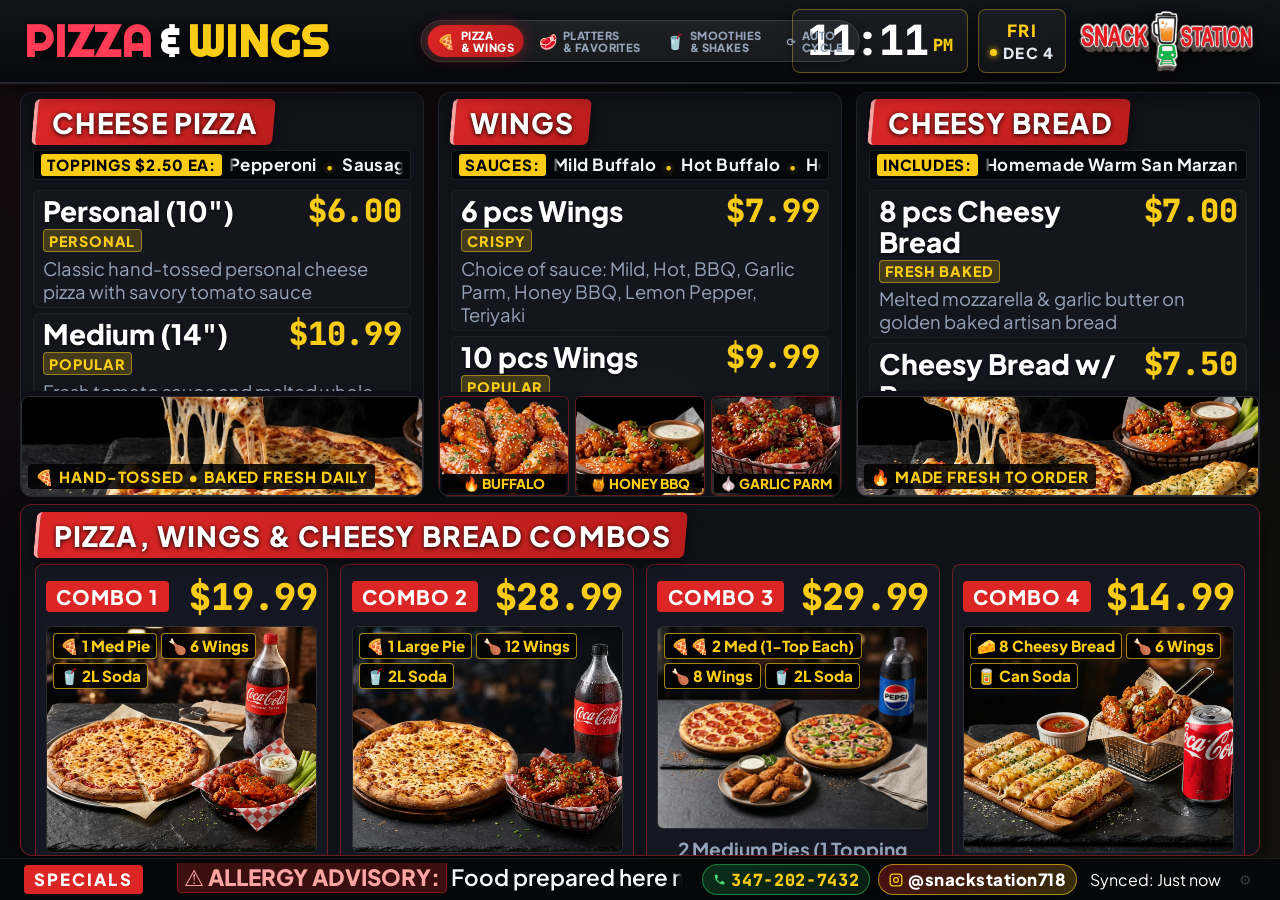
<file: index.html>
<!DOCTYPE html>
<html lang="en">
<head>
  <meta charset="UTF-8">
  <meta name="viewport" content="width=device-width, initial-scale=1.0, maximum-scale=1.0, user-scalable=no">
  <meta name="description" content="Snack Station official 4K/1080p digital signage menu board system with live weather, real-time pricing, and automatic multi-screen rotation.">
  <meta name="apple-mobile-web-app-capable" content="yes">
  <meta name="mobile-web-app-capable" content="yes">
  <meta name="theme-color" content="#0A0A0C">
  <title>Snack Station • Official Digital Signage Menu Board</title>
  <link rel="icon" type="image/png" href="assets/brand/favicon.png">
  
  <!-- Preconnect to Google Fonts -->
  <link rel="preconnect" href="https://fonts.googleapis.com">
  <link rel="preconnect" href="https://fonts.gstatic.com" crossorigin>
  <link href="https://fonts.googleapis.com/css2?family=Permanent+Marker&family=Righteous&family=Plus+Jakarta+Sans:ital,wght@0,500;0,700;0,800;0,900;1,800&family=JetBrains+Mono:wght@700;800&display=swap" rel="stylesheet">
  
  <link rel="stylesheet" href="css/styles.css">
</head>
<body class="kiosk-mode">
  <!-- Top auto-rotate timer progress bar -->
  <div id="rotate-progress-bar" class="rotate-progress-bar hidden"></div>

  <!-- Anti-burn-in root wrapper: slightly shifted by 1-2px periodically -->
  <div id="screen-container" class="screen-container">
    
    <!-- Top Header Bar matching Snack Station Authentic Branding -->
    <header class="menu-header">
      <div class="header-left">
        <!-- Main dynamic board title matching physical signs -->
        <h1 id="board-headline" class="board-headline">
          <span class="headline-primary">PIZZA &amp; WINGS</span>
        </h1>
      </div>

      <!-- Center Screen / TV Board Switcher -->
      <nav class="board-switcher" aria-label="Menu Boards">
        <button class="board-tab active" data-board="Pizza &amp; Wings" id="tab-board-1">
          <span class="tab-emoji">🍕</span>
          <span class="tab-text-lines"><span>PIZZA</span><span>&amp; WINGS</span></span>
        </button>
        <button class="board-tab" data-board="Platters &amp; Favorites" id="tab-board-2">
          <span class="tab-emoji">🥩</span>
          <span class="tab-text-lines"><span>PLATTERS</span><span>&amp; FAVORITES</span></span>
        </button>
        <button class="board-tab" data-board="Smoothies &amp; Healthy" id="tab-board-3">
          <span class="tab-emoji">🥤</span>
          <span class="tab-text-lines"><span>SMOOTHIES</span><span>&amp; SHAKES</span></span>
        </button>
        <button class="board-tab tab-rotate" id="tab-auto-rotate" title="Auto-cycle between all 3 screens every 18 seconds">
          <span class="tab-rotate-icon">⟳</span>
          <span class="tab-text-lines"><span>AUTO</span><span>CYCLE</span></span>
        </button>
      </nav>

      <!-- Right Logo & Live Status Group -->
      <div class="header-right">
        <!-- Live Weather Box (Centered Dynamic Rows) -->
        <div class="weather-widget-centered" title="Live Local Weather">
          <div class="weather-temp-row">
            <span class="weather-icon" id="weather-icon">☀️</span>
            <span class="weather-temp" id="weather-temp">72°F</span>
          </div>
          <div class="weather-city-line" id="weather-city">NEW YORK, NY</div>
        </div>

        <!-- Time in its own box (big), with AM/PM beside it -->
        <div class="clock-time-box">
          <span id="clock-digits" class="clock-digits-main">--:--</span>
          <span id="clock-ampm" class="clock-ampm-badge">PM</span>
        </div>

        <!-- Day and date in their own box, with the live-connection dot -->
        <div class="clock-date-box">
          <div class="clock-day-line"><span id="clock-day">FRI</span></div>
          <div class="clock-date-line">
            <span id="connection-status" class="status-indicator-mini online" title="Menu Live & Connected">
              <span class="status-dot-mini"></span>
            </span>
            <span id="clock-month-day">NOV 6</span>
          </div>
        </div>

        <!-- Official Snack Station Logo from physical menu boards -->
        <div class="official-brand-logo">
          <img src="assets/brand/snack_station_logo_clean.png" alt="Snack Station" class="header-official-logo">
        </div>
      </div>
    </header>

    <!-- Main Dynamic Board Viewport -->
    <main id="menu-board" class="menu-board" aria-live="polite">
      <!-- Dynamic columns generated based on active Board -->
      <div class="loading-skeleton">
        <div class="skeleton-column"></div>
        <div class="skeleton-column"></div>
        <div class="skeleton-column"></div>
        <div class="skeleton-column"></div>
      </div>
    </main>

    <!-- Bottom Ticker / Kiosk Footer -->
    <footer class="menu-footer">
      <div class="ticker-label">
        <span class="ticker-tag">SPECIALS</span>
      </div>
      <div class="ticker-viewport">
        <div class="ticker-content" id="ticker-content"><!-- Filled by js/app.js renderTicker(); deals are editable from the Google Sheet ("Ticker" rows) -->
        </div>
      </div>
      <div class="footer-meta">
        <div class="footer-contact-pills">
          <span class="contact-pill phone-pill" title="Call to Order Ahead">
            <svg class="pill-svg phone-svg" viewBox="0 0 24 24" width="13" height="13" fill="currentColor">
              <path d="M6.62 10.79a15.05 15.05 0 006.59 6.59l2.2-2.2a1 1 0 011.02-.24c1.12.37 2.33.57 3.57.57a1 1 0 011 1V20a1 1 0 01-1 1A17 17 0 013 4a1 1 0 011-1h3.5a1 1 0 011 1c0 1.25.2 2.45.57 3.57a1 1 0 01-.25 1.02l-2.2 2.2z"/>
            </svg>
            <span class="pill-text">347-202-7432</span>
          </span>
          <span class="contact-pill insta-pill" title="Follow us on Instagram">
            <svg class="pill-svg insta-svg" viewBox="0 0 24 24" width="14" height="14" fill="none" stroke="currentColor" stroke-width="2.2" stroke-linecap="round" stroke-linejoin="round">
              <rect x="2" y="2" width="20" height="20" rx="5" ry="5"></rect>
              <circle cx="12" cy="12" r="4"></circle>
              <line x1="17.5" y1="6.5" x2="17.51" y2="6.5"></line>
            </svg>
            <span class="pill-text">@snackstation718</span>
          </span>
        </div>
        <span id="last-sync-time" class="sync-time">Synced: Just now</span>
        <button id="dev-panel-toggle" class="secret-panel-btn" title="Press Ctrl+M or click to open Tech Settings" aria-label="Settings">⚙</button>
      </div>
    </footer>

  </div> <!-- /screen-container -->

  <!-- Product spotlight: full-screen photo of a featured item, shown between menu views (js/app.js) -->
  <section id="spotlight" class="spotlight" aria-hidden="true">
    <img id="spotlight-img" class="spotlight-img" alt="">
    <div class="spotlight-shade"></div>
    <div class="spotlight-info">
      <div id="spotlight-section" class="spotlight-section"></div>
      <h2 id="spotlight-name" class="spotlight-name"></h2>
      <p id="spotlight-desc" class="spotlight-desc"></p>
      <div class="spotlight-price-row">
        <span id="spotlight-price" class="spotlight-price"></span>
        <span id="spotlight-badge" class="spotlight-badge"></span>
      </div>
    </div>
    <img class="spotlight-logo" src="assets/brand/snack_station_logo_clean.png" alt="Snack Station">
    <div class="spotlight-progress"><div id="spotlight-progress-bar" class="spotlight-progress-bar"></div></div>
  </section>

  <!-- Shown on a TV number the menu editor has switched off (?tv=3 when only 2 TVs are in use) -->
  <section id="tv-idle" class="tv-idle" aria-hidden="true">
    <img src="assets/brand/snack_station_logo_clean.png" alt="Snack Station" class="tv-idle-logo">
    <p id="tv-idle-note" class="tv-idle-note"></p>
  </section>

  <!-- Secret Technician / Manager Panel (Ctrl+M) -->
  <aside id="tech-panel" class="tech-panel hidden" aria-hidden="true">
    <div class="tech-panel-header">
      <h2>Snack Station Signage Controller</h2>
      <button id="tech-panel-close" class="close-btn" aria-label="Close">&times;</button>
    </div>
    <div class="tech-panel-body">
      <div class="form-group">
        <label for="csv-url-input">Google Sheets Published CSV URL:</label>
        <input type="text" id="csv-url-input" placeholder="https://docs.google.com/spreadsheets/d/e/.../pub?output=csv" spellcheck="false">
      </div>

      <div class="tech-actions">
        <button id="btn-save-url" class="btn btn-primary">Save &amp; Fetch Now</button>
        <button id="btn-reset-mock" class="btn btn-secondary">Reload Authentic Menu</button>
      </div>

      <hr class="panel-divider">

      <h3>Multi-Screen TV Display Routing</h3>
      <p class="shortcut-tip">Set which boards each TV shows in the menu editor (TV screens tab).</p>
      <div class="screen-routing-buttons">
        <a href="?tv=1" class="btn btn-outline">This is TV 1</a>
        <a href="?tv=2" class="btn btn-outline">This is TV 2</a>
        <a href="?tv=3" class="btn btn-outline">This is TV 3</a>
        <a href="?screen=rotate" class="btn btn-accent">Show all boards in turn (ignore TV setup)</a>
      </div>

      <hr class="panel-divider">

      <h3>Live Simulation &amp; Kiosk Test Tools</h3>
      <div class="simulation-actions">
        <button id="btn-sim-price-change" class="btn btn-accent">Simulate Price Pulse (+$0.50)</button>
        <button id="btn-sim-toggle-soldout" class="btn btn-danger">Toggle First Item Sold Out</button>
        <button id="btn-sim-burnin-shift" class="btn btn-secondary">Test Pixel Shift Now</button>
        <button id="btn-toggle-cursor" class="btn btn-outline">Enable Mouse Cursor</button>
      </div>

      <div class="tech-metrics">
        <div class="metric-row"><span>Active Board:</span> <strong id="metric-active-board">Pizza &amp; Wings</strong></div>
        <div class="metric-row"><span>Status:</span> <strong id="metric-status">Active</strong></div>
        <div class="metric-row"><span>Last Fetch:</span> <span id="metric-fetch-time">Never</span></div>
        <div class="metric-row"><span>Pixel Shift:</span> <span id="metric-burnin-offset">X: 0px, Y: 0px</span></div>
        <div class="metric-row"><span>Items Loaded:</span> <span id="metric-items-count">0 items</span></div>
      </div>
      <p class="shortcut-tip"><kbd>Ctrl</kbd> + <kbd>M</kbd> or <kbd>~</kbd> toggles this panel at any time.</p>
    </div>
  </aside>

  <script src="js/menu-schema.js"></script>
  <script src="js/app.js"></script>
</body>
</html>
</file>
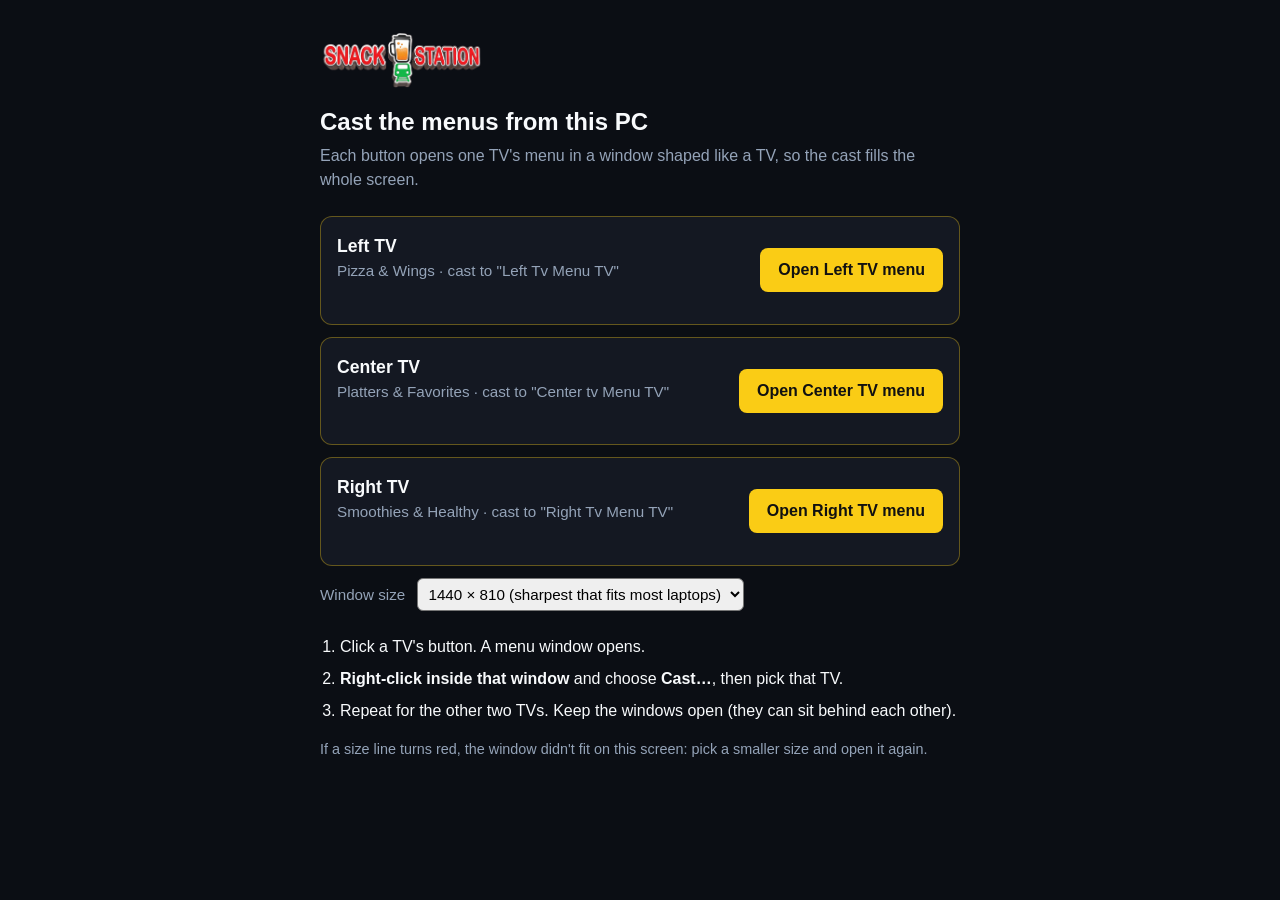
<file: cast-tabs.html>
<!DOCTYPE html>
<html lang="en">
<head>
  <meta charset="UTF-8">
  <meta name="viewport" content="width=device-width, initial-scale=1.0">
  <title>Snack Station • Cast from this PC</title>
  <link rel="icon" type="image/png" href="assets/brand/favicon.png">
  <style>
    /* Opens each TV's board in a window whose page area is exactly 16:9, so a Chrome
       tab cast fills the TV with no black bars (a normal browser window is not TV-shaped). */
    :root {
      --bg: #0B0E14;
      --card: #141822;
      --line: rgba(250, 204, 21, 0.35);
      --gold: #FACC15;
      --green: #4ADE80;
      --red: #F87171;
      --text: #F8FAFC;
      --muted: #94A3B8;
    }
    * { box-sizing: border-box; margin: 0; padding: 0; }
    body {
      font-family: -apple-system, BlinkMacSystemFont, "Segoe UI", Roboto, Helvetica, Arial, sans-serif;
      background: var(--bg);
      color: var(--text);
      min-height: 100vh;
      padding: 32px 16px;
      line-height: 1.5;
    }
    main { max-width: 640px; margin: 0 auto; }
    img.logo { height: 56px; display: block; margin-bottom: 16px; }
    h1 { font-size: 1.5rem; margin-bottom: 4px; }
    p.lead { color: var(--muted); margin-bottom: 24px; }
    .tv {
      display: flex; align-items: center; gap: 16px; flex-wrap: wrap;
      background: var(--card); border: 1px solid var(--line); border-radius: 12px;
      padding: 16px; margin-bottom: 12px;
    }
    .tv .info { flex: 1 1 220px; }
    .tv strong { display: block; font-size: 1.1rem; }
    .tv span { color: var(--muted); font-size: 0.95rem; }
    .tv .size { display: block; font-size: 0.9rem; margin-top: 4px; min-height: 1.4em; }
    .size.ok { color: var(--green); }
    .size.bad { color: var(--red); }
    button {
      font: inherit; font-weight: 700; cursor: pointer;
      background: var(--gold); color: #111; border: 0; border-radius: 8px;
      padding: 10px 18px; min-height: 44px;
    }
    button:focus-visible { outline: 3px solid #fff; outline-offset: 2px; }
    ol { margin: 24px 0 0 20px; color: var(--text); }
    ol li { margin-bottom: 8px; }
    .note { color: var(--muted); font-size: 0.9rem; margin-top: 16px; }
    label { color: var(--muted); font-size: 0.95rem; }
    select { font: inherit; margin-left: 8px; padding: 6px; border-radius: 6px; }
  </style>
</head>
<body>
<main>
  <img class="logo" src="assets/brand/logo-small.png" alt="Snack Station">
  <h1>Cast the menus from this PC</h1>
  <p class="lead">Each button opens one TV's menu in a window shaped like a TV, so the cast fills the whole screen.</p>

  <div class="tv">
    <div class="info"><strong>Left TV</strong><span>Pizza &amp; Wings · cast to "Left Tv Menu TV"</span><span class="size" id="size-1"></span></div>
    <button type="button" data-tv="1">Open Left TV menu</button>
  </div>
  <div class="tv">
    <div class="info"><strong>Center TV</strong><span>Platters &amp; Favorites · cast to "Center tv Menu TV"</span><span class="size" id="size-2"></span></div>
    <button type="button" data-tv="2">Open Center TV menu</button>
  </div>
  <div class="tv">
    <div class="info"><strong>Right TV</strong><span>Smoothies &amp; Healthy · cast to "Right Tv Menu TV"</span><span class="size" id="size-3"></span></div>
    <button type="button" data-tv="3">Open Right TV menu</button>
  </div>

  <label for="res">Window size
    <select id="res">
      <option value="1440x810">1440 × 810 (sharpest that fits most laptops)</option>
      <option value="1280x720">1280 × 720 (smaller screens)</option>
      <option value="1920x1080">1920 × 1080 (big monitors only)</option>
    </select>
  </label>

  <ol>
    <li>Click a TV's button. A menu window opens.</li>
    <li><strong>Right-click inside that window</strong> and choose <strong>Cast…</strong>, then pick that TV.</li>
    <li>Repeat for the other two TVs. Keep the windows open (they can sit behind each other).</li>
  </ol>
  <p class="note">If a size line turns red, the window didn't fit on this screen: pick a smaller size and open it again.</p>
</main>
<script>
  document.querySelectorAll("button[data-tv]").forEach(function (btn) {
    btn.addEventListener("click", function () {
      var tv = btn.getAttribute("data-tv");
      var size = document.getElementById("res").value.split("x").map(Number);
      // width/height here set the page area, not the outer window, so the page is exactly 16:9.
      var offset = (Number(tv) - 1) * 40;
      var win = window.open("index.html?tv=" + tv, "snack-tv-" + tv,
        "popup,width=" + size[0] + ",height=" + size[1] + ",left=" + offset + ",top=" + offset);
      var out = document.getElementById("size-" + tv);
      if (!win) { out.textContent = "Chrome blocked the window: allow pop-ups for this page and try again."; out.className = "size bad"; return; }
      setTimeout(function () {
        try {
          var w = win.innerWidth, h = win.innerHeight;
          var ok = Math.abs(w / h - 16 / 9) < 0.01;
          out.textContent = "Window page area: " + w + " × " + h + (ok ? " (TV shape, fills the screen)" : " (not TV shape, will show black bars)");
          out.className = "size " + (ok ? "ok" : "bad");
        } catch (e) { out.textContent = ""; }
      }, 1500);
    });
  });
</script>
</body>
</html>
</file>
<file: css/styles.css>
/* ==========================================================================
   SNACK STATION • OFFICIAL DIGITAL SIGNAGE MENU BOARD
   Custom Styled from Official Restaurant Menu Board Visual Identity
   Optimized for 16:9 Landscape (1080p / 4K) Commercial Displays
   ========================================================================== */

:root {
  /* Core Blackboard Theme Palette */
  --bg-blackboard: #08090C;
  --bg-surface: #101217;
  --bg-card: rgba(18, 20, 28, 0.88);
  --border-subtle: rgba(255, 255, 255, 0.09);

  /* Typography */
  --font-main: 'Plus Jakarta Sans', system-ui, -apple-system, sans-serif;
  --font-chalk: 'Permanent Marker', 'Righteous', cursive, sans-serif;
  --font-mono: 'JetBrains Mono', monospace;

  /* Authentic Menu Board Brush & Brand Accents */
  --brush-red: #DC2626;
  --brush-yellow: #FACC15;
  --brush-green: #16A34A;

  --accent-gold-price: #FACC15;
  --text-white: #FFFFFF;
  --text-chalk: #F8FAFC;
  --text-muted: #94A3B8;
  --text-subtle: #64748B;

  /* Viewport Dimensions */
  --header-height: 84px;
  --footer-height: 42px;
}

/* ==========================================================================
   RESET & TV HARDWARE SAFEGUARDS
   ========================================================================== */

*, *::before, *::after {
  box-sizing: border-box;
  margin: 0;
  padding: 0;
}

html, body {
  width: 100vw;
  height: 100vh;
  margin: 0;
  padding: 0;
  overflow: hidden;
  background-color: var(--bg-blackboard);
  color: var(--text-white);
  font-family: var(--font-main);
  -webkit-font-smoothing: antialiased;
  -moz-osx-font-smoothing: grayscale;
  text-rendering: optimizeLegibility;
  background-image: 
    radial-gradient(circle at 10% 10%, rgba(220, 38, 38, 0.08) 0%, transparent 40%),
    radial-gradient(circle at 90% 90%, rgba(250, 204, 21, 0.06) 0%, transparent 40%),
    radial-gradient(circle at 50% 50%, rgba(22, 163, 74, 0.05) 0%, transparent 50%);
}

/* TV Kiosk Safeguard */
body.kiosk-mode {
  cursor: none !important;
  user-select: none !important;
  -webkit-user-select: none !important;
}

body.show-cursor, body.show-cursor * {
  cursor: default !important;
  user-select: auto !important;
}

/* Top Auto-Cycle Progress Indicator */
.rotate-progress-bar {
  position: fixed;
  top: 0;
  left: 0;
  height: 4px;
  background: linear-gradient(90deg, #DC2626, #FACC15, #16A34A);
  width: 0%;
  z-index: 9999;
  transition: width 0.1s linear;
}

.rotate-progress-bar.hidden {
  display: none;
}

/* Anti-Burn-In Shifting Container */
.screen-container {
  width: 100vw;
  height: 100vh;
  display: flex;
  flex-direction: column;
  position: relative;
  will-change: transform;
  transition: transform 2s cubic-bezier(0.2, 0.8, 0.2, 1);
}

/* ==========================================================================
   HEADER BAR (HIGH CONTRAST & AUTHENTIC STYLING)
   ========================================================================== */

.menu-header {
  height: var(--header-height);
  padding: 0 1.5rem;
  display: flex;
  align-items: center;
  justify-content: space-between;
  position: relative;
  background: linear-gradient(180deg, #11141B 0%, #08090C 100%);
  border-bottom: 2px solid rgba(255, 255, 255, 0.08);
  box-shadow: 0 4px 24px rgba(0, 0, 0, 0.7);
  z-index: 10;
  flex-shrink: 0;
}

/* Board Headline with Stylish Street-Chalk Font */
.header-left {
  display: flex;
  align-items: center;
  max-width: 420px;
  overflow: hidden;
  flex-shrink: 0;
  z-index: 2;
}

.board-headline {
  font-family: var(--font-chalk);
  font-size: 2.0rem;
  letter-spacing: 0.02em;
  text-transform: uppercase;
  color: #FFFFFF !important;
  line-height: 1;
  display: inline-flex;
  align-items: center;
  gap: 0.35rem;
  white-space: nowrap;
  filter: drop-shadow(0 4px 10px rgba(0, 0, 0, 0.95));
}

.headline-primary {
  color: #FFFFFF !important;
  text-shadow: 0 2px 10px rgba(0, 0, 0, 0.95);
}

/* Multi-Board TV Switcher Navigation (Dead-Center of Viewport at All Times) */
.board-switcher {
  position: absolute;
  left: 50%;
  transform: translateX(-50%);
  display: flex;
  align-items: center;
  gap: 0.35rem;
  background: rgba(255, 255, 255, 0.06);
  padding: 0.22rem 0.35rem;
  border-radius: 9999px;
  border: 1px solid rgba(255, 255, 255, 0.12);
  z-index: 10;
  box-shadow: 0 2px 10px rgba(0, 0, 0, 0.4);
}

.board-tab {
  background: transparent;
  border: none;
  color: var(--text-muted);
  font-family: var(--font-main);
  font-size: 0.70rem;
  font-weight: 800;
  padding: 0.25rem 0.6rem;
  border-radius: 9999px;
  cursor: pointer;
  letter-spacing: 0.04em;
  display: flex;
  align-items: center;
  gap: 0.35rem;
  transition: all 0.25s ease;
}

.tab-emoji {
  font-size: 0.92rem;
  line-height: 1;
}

.tab-text-lines {
  display: flex;
  flex-direction: column;
  line-height: 1.1;
  text-align: left;
}

.tab-text-lines span {
  white-space: nowrap;
}

.board-tab:hover {
  color: #FFFFFF;
  background: rgba(255, 255, 255, 0.1);
}

.board-tab.active {
  background: linear-gradient(135deg, #DC2626 0%, #B91C1C 100%);
  color: #FFFFFF;
  box-shadow: 0 0 14px rgba(220, 38, 38, 0.45);
}

.board-tab.tab-rotate.active {
  background: linear-gradient(135deg, #16A34A 0%, #15803D 100%);
  box-shadow: 0 0 14px rgba(22, 163, 74, 0.45);
}

/* Right Header Group (Anchored to Right Edge with Clean Gap to Center) */
.header-right {
  display: flex;
  align-items: center;
  justify-content: flex-end;
  gap: 0.65rem;
  margin-left: auto;
  z-index: 2;
  box-sizing: border-box;
}

/* Weather Widget (Compact Scale to Prevent Any Overlap, Centered Dynamic Rows) */
.weather-widget-centered {
  display: flex;
  flex-direction: column;
  align-items: center;
  justify-content: center;
  text-align: center;
  background: rgba(255, 255, 255, 0.04);
  border: 1px solid rgba(250, 204, 21, 0.35);
  padding: 0.2rem 0.4rem;
  border-radius: 6px;
  box-shadow: 0 4px 12px rgba(0, 0, 0, 0.5);
  gap: 0.1rem;
  width: 78px;
  min-width: 78px;
  max-width: 82px;
  box-sizing: border-box;
  overflow: hidden;
  flex-shrink: 0;
}

.weather-temp-row {
  display: flex;
  align-items: center;
  justify-content: center;
  gap: 0.25rem;
  line-height: 1;
}

.weather-icon {
  font-size: 0.92rem;
  line-height: 1;
}

.weather-temp {
  font-family: var(--font-mono);
  font-size: 0.88rem;
  font-weight: 900;
  color: #FACC15;
  line-height: 1;
}

.weather-city-line {
  font-size: 0.50rem;
  font-weight: 800;
  color: #CBD5E1;
  letter-spacing: 0.04em;
  text-transform: uppercase;
  white-space: nowrap;
  overflow: hidden;
  text-overflow: ellipsis;
  max-width: 100%;
  line-height: 1.1;
}

/* Dynamic Centered Clock & Date Widget */
.clock-widget-centered {
  display: flex;
  flex-direction: column;
  align-items: center;
  justify-content: center;
  text-align: center;
  min-width: 78px;
  gap: 0.1rem;
  flex-shrink: 0;
}

.clock-time-line {
  display: flex;
  align-items: center;
  justify-content: center;
}

.clock-digits-main {
  font-family: var(--font-mono);
  font-size: 1.35rem;
  font-weight: 900;
  color: #FFFFFF;
  line-height: 1;
  letter-spacing: -0.02em;
}

.clock-day-line {
  display: flex;
  align-items: center;
  justify-content: center;
  gap: 0.25rem;
  font-size: 0.68rem;
  font-weight: 900;
  letter-spacing: 0.1em;
  color: #FACC15;
  text-transform: uppercase;
}

.clock-dot-sep {
  color: rgba(255, 255, 255, 0.4);
  font-size: 0.55rem;
}

.clock-ampm-badge {
  color: #FACC15;
  font-family: var(--font-mono);
  font-weight: 900;
}

.clock-date-line {
  display: flex;
  align-items: center;
  justify-content: center;
  gap: 0.3rem;
  font-size: 0.60rem;
  font-weight: 800;
  letter-spacing: 0.08em;
  color: #E2E8F0;
  text-transform: uppercase;
}

.status-indicator-mini {
  display: inline-flex;
  align-items: center;
  justify-content: center;
}

.status-dot-mini {
  width: 7px;
  height: 7px;
  border-radius: 50%;
  background-color: #10B981;
  box-shadow: 0 0 6px #10B981;
  animation: liveDotGlow 2s infinite ease-in-out;
}

.status-indicator-mini.offline .status-dot-mini {
  background-color: #FACC15;
  box-shadow: 0 0 6px #FACC15;
}

@keyframes liveDotGlow {
  0%, 100% { box-shadow: 0 0 0 0 rgba(16, 185, 129, 0.7); transform: scale(1); }
  50% { box-shadow: 0 0 0 4px rgba(16, 185, 129, 0); transform: scale(1.1); }
}

/* Official Snack Station Logo (Fits 80% of Header Height: 67px, Proportional & Strictly Unclipped) */
.official-brand-logo {
  display: flex;
  align-items: center;
  justify-content: center;
  height: 67px;
  max-width: 185px;
  flex-shrink: 0;
}

.header-official-logo {
  height: 100%;
  max-height: 67px;
  max-width: 180px;
  object-fit: contain;
  filter: drop-shadow(0 4px 14px rgba(0, 0, 0, 0.98));
}

/* ==========================================================================
   MAIN MENU BOARD VIEWPORT
   ========================================================================== */

.menu-board {
  flex: 1 1 auto;
  height: calc(100vh - var(--header-height) - var(--footer-height));
  padding: 0.85rem 1.25rem;
  overflow: hidden;
  transition: opacity 0.25s ease-in-out;
  display: flex;
  flex-direction: column;
}

.menu-board.cross-fade-out {
  opacity: 0;
}

/* Category Columns Base */
.menu-column {
  background: var(--bg-card);
  border: 1px solid rgba(255, 255, 255, 0.08);
  border-radius: 12px;
  display: flex;
  flex-direction: column;
  overflow: hidden;
  position: relative;
  box-shadow: 0 6px 20px rgba(0, 0, 0, 0.55);
}

/* ==========================================================================
   BRUSH BANNER CATEGORY HEADERS (HIGH VISIBILITY)
   ========================================================================== */

.category-header-wrap {
  padding: 0.6rem 0.85rem 0.4rem 0.85rem;
  display: flex;
  align-items: center;
  justify-content: space-between;
  gap: 0.5rem;
  flex-shrink: 0;
}

.brush-banner {
  display: inline-flex;
  align-items: center;
  padding: 0.35rem 0.95rem;
  border-radius: 6px;
  transform: skew(-5deg);
  box-shadow: 0 4px 14px rgba(0, 0, 0, 0.5);
  flex-shrink: 0;
}

.brush-banner-text {
  font-size: 1.1rem;
  font-weight: 900;
  letter-spacing: 0.04em;
  text-transform: uppercase;
  color: #FFFFFF !important;
  transform: skew(5deg);
  white-space: nowrap;
}

.banner-red {
  background: linear-gradient(135deg, #DC2626 0%, #B91C1C 100%);
  border-left: 4px solid #FCA5A5;
  text-shadow: 0 1px 4px rgba(0, 0, 0, 0.95);
}

.banner-yellow {
  background: linear-gradient(135deg, #FACC15 0%, #D97706 100%);
  border-left: 4px solid #FEF08A;
  text-shadow: 0 1px 3px rgba(0, 0, 0, 0.95), 0 2px 6px rgba(0, 0, 0, 0.7);
}

.banner-green {
  background: linear-gradient(135deg, #16A34A 0%, #15803D 100%);
  border-left: 4px solid #86EFAC;
  text-shadow: 0 1px 4px rgba(0, 0, 0, 0.95);
}

.category-items-count, .sub-note {
  font-size: 0.65rem;
  font-weight: 800;
  color: #FACC15;
  letter-spacing: 0.04em;
  text-transform: uppercase;
}

/* ==========================================================================
   ITEM CARD DESIGN & OVERLAP SAFEGUARDS
   ========================================================================== */

.items-list {
  flex: 1 1 auto;
  display: flex;
  flex-direction: column;
  justify-content: space-evenly;
  padding: 0.35rem 0.75rem 0.5rem 0.75rem;
  gap: 0.3rem;
  overflow: hidden;
}

.item-card {
  background: rgba(255, 255, 255, 0.02);
  border: 1px solid rgba(255, 255, 255, 0.04);
  border-radius: 6px;
  padding: 0.4rem 0.65rem;
  display: flex;
  flex-direction: column;
  gap: 0.15rem;
  transition: all 0.25s ease;
}

.item-title-row {
  display: flex;
  align-items: baseline;
  width: 100%;
  gap: 0.35rem;
  min-width: 0;
}

.item-name {
  font-size: 0.98rem;
  font-weight: 800;
  color: #FFFFFF !important;
  text-shadow: 0 1px 3px rgba(0, 0, 0, 0.85);
  white-space: normal;
  flex: 1 1 auto;
  min-width: 0;
  line-height: 1.15;
}

/* Dotted Leader Line */
.item-leader {
  flex: 1 1 auto;
  border-bottom: 2px dotted rgba(255, 255, 255, 0.25);
  margin: 0 0.35rem;
  transform: translateY(-4px);
  min-width: 8px;
  flex-shrink: 0;
}

/* Price Container */
.item-price-wrapper {
  flex-shrink: 0;
  display: flex;
  align-items: baseline;
  margin-left: auto;
}

.item-price {
  font-family: var(--font-mono);
  font-size: 1.15rem;
  font-weight: 800;
  color: var(--accent-gold-price);
  letter-spacing: -0.01em;
  white-space: nowrap;
}

/* Amber glow when a price changes (added by applyPricePulses() in js/app.js).
   Uses box-shadow/text-shadow only, so nothing around the price shifts. */
@keyframes priceUpdatePulse {
  0%   { transform: scale(1);    color: #FFFFFF; background: rgba(245, 158, 11, 0.55); box-shadow: 0 0 0 0 rgba(245, 158, 11, 0.7); text-shadow: 0 0 10px rgba(254, 240, 138, 0.9); }
  45%  { transform: scale(1.15); color: #FEF08A; background: rgba(245, 158, 11, 0.30); box-shadow: 0 0 18px 6px rgba(245, 158, 11, 0.55); text-shadow: 0 0 14px rgba(245, 158, 11, 0.9); }
  100% { transform: scale(1);    background: transparent; box-shadow: 0 0 0 0 rgba(245, 158, 11, 0); text-shadow: none; }
}

.price-pulse {
  display: inline-block;
  border-radius: 6px;
  transform-origin: center;
  /* 3 pulses (~5s) so it's noticeable from across the room, then back to normal */
  animation: priceUpdatePulse 1.7s cubic-bezier(0.16, 1, 0.3, 1) 3;
}

/* Description */
.item-desc {
  font-size: 0.74rem;
  line-height: 1.3;
  color: var(--text-muted);
  display: -webkit-box;
  -webkit-line-clamp: 2;
  -webkit-box-orient: vertical;
  overflow: hidden;
  word-break: break-word;
}

/* Badges */
.item-badge {
  display: inline-flex;
  align-items: center;
  font-size: 0.58rem;
  font-weight: 800;
  letter-spacing: 0.06em;
  padding: 0.1rem 0.35rem;
  border-radius: 4px;
  text-transform: uppercase;
  white-space: nowrap;
  flex-shrink: 0;
}

.badge-popular { background: rgba(250, 204, 21, 0.2); color: #FACC15; border: 1px solid rgba(250, 204, 21, 0.5); }
.badge-special, .badge-chefs-special { background: rgba(220, 38, 38, 0.25); color: #FDA4AF; border: 1px solid rgba(220, 38, 38, 0.5); }
.badge-new, .badge-superfood { background: rgba(22, 163, 74, 0.2); color: #86EFAC; border: 1px solid rgba(22, 163, 74, 0.5); }
.badge-soldout { background: #DC2626 !important; color: #FFFFFF !important; font-weight: 900; }

.item-card.is-sold-out { opacity: 0.35 !important; filter: grayscale(50%); }
.item-card.is-sold-out .item-price { text-decoration: line-through 2px #DC2626; color: var(--text-subtle); }

/* ==========================================================================
   BOARD 1: PIZZA & WINGS DEDICATED LAYOUT
   ========================================================================== */

.board-layout-pizza {
  display: flex;
  flex-direction: column;
  gap: 0.45rem;
  padding: 0.5rem 1.25rem 0.15rem 1.25rem;
}

.board-layout-pizza .item-card {
  padding: 0.28rem 0.55rem;
}

.board-layout-pizza .item-title {
  font-size: 0.88rem;
}

.board-layout-pizza .item-desc {
  font-size: 0.68rem;
  line-height: 1.2;
}

.board-layout-pizza .board-feature-image-card {
  height: 56px !important;
}

.pizza-top-row {
  flex: 1 1 54%;
  display: grid;
  grid-template-columns: 1fr 1fr 1fr;
  gap: 0.85rem;
  overflow: hidden;
}

/* Category Subheader Bars (Toppings, Sauces, Includes) */
.category-header-wrap.with-subbar {
  display: flex;
  flex-direction: column;
  align-items: flex-start;
  gap: 0.25rem;
  padding: 0.4rem 0.75rem 0.25rem 0.75rem;
}

.category-header-wrap.with-subbar .brush-banner {
  display: inline-flex;
  width: fit-content;
  align-self: flex-start;
}

.category-header-wrap.with-subbar .category-subheader-bar {
  width: 100%;
}

.category-subheader-bar {
  display: flex;
  align-items: center;
  gap: 0.45rem;
  background: rgba(0, 0, 0, 0.6);
  border: 1px solid rgba(255, 255, 255, 0.1);
  border-radius: 4px;
  padding: 0.2rem 0.45rem;
  line-height: 1.2;
  overflow: hidden;
}

.category-subheader-bar .subbar-badge {
  background: #FACC15;
  color: #000;
  font-size: 0.62rem;
  font-weight: 900;
  padding: 0.12rem 0.38rem;
  border-radius: 3px;
  letter-spacing: 0.05em;
  white-space: nowrap;
  flex-shrink: 0;
  box-shadow: 2px 0 8px rgba(0, 0, 0, 0.5);
  z-index: 2;
}

/* Continuous Marquee Ticker Viewport & Track */
.subbar-marquee-viewport {
  flex: 1 1 auto;
  overflow: hidden;
  white-space: nowrap;
  position: relative;
  display: flex;
  align-items: center;
  mask-image: linear-gradient(90deg, transparent 0, #000 6px, #000 calc(100% - 6px), transparent 100%);
  -webkit-mask-image: linear-gradient(90deg, transparent 0, #000 6px, #000 calc(100% - 6px), transparent 100%);
}

.subbar-marquee-track {
  display: inline-flex;
  align-items: center;
  white-space: nowrap;
  will-change: transform;
  animation: subbarScroll 22s linear infinite;
}

.subbar-marquee-track.marquee-sauces {
  animation-duration: 20s;
}

.subbar-marquee-track.marquee-includes {
  animation-duration: 18s;
}

@keyframes subbarScroll {
  0% {
    transform: translate3d(0, 0, 0);
  }
  100% {
    transform: translate3d(-50%, 0, 0);
  }
}

.subbar-item {
  font-size: 0.66rem;
  font-weight: 700;
  color: #F1F5F9;
  letter-spacing: 0.025em;
  white-space: nowrap;
}

.subbar-dot, .subbar-sep {
  color: #FACC15 !important;
  font-weight: 900;
  font-size: 0.65rem;
  margin: 0 0.35rem;
  opacity: 0.95;
  text-shadow: 0 0 6px rgba(250, 204, 21, 0.6);
  display: inline-block;
}

/* Wings Section Cutout & Header Styling */
.wings-header-wrap {
  display: flex;
  align-items: center;
  justify-content: space-between;
  padding: 0.45rem 0.85rem 0.25rem 0.85rem;
}

.wings-header-subtag {
  font-size: 0.72rem;
  font-weight: 800;
  color: #FACC15;
  letter-spacing: 0.05em;
  background: rgba(250, 204, 21, 0.12);
  border: 1px solid rgba(250, 204, 21, 0.3);
  padding: 0.2rem 0.5rem;
  border-radius: 4px;
}

.wings-multi-showcase-card {
  height: 56px;
  display: grid;
  grid-template-columns: repeat(3, 1fr);
  gap: 0.35rem;
  margin-top: 0.25rem;
  flex-shrink: 0;
}

.wings-showcase-tile {
  position: relative;
  height: 100%;
  border-radius: 6px;
  overflow: hidden;
  border: 1px solid rgba(220, 38, 38, 0.4);
  background: rgba(15, 17, 24, 0.95);
  display: flex;
  align-items: center;
  justify-content: center;
}

.wings-showcase-img {
  width: 100%;
  height: 100%;
  object-fit: cover;
}

.wings-sauce-badge {
  position: absolute;
  bottom: 2px;
  left: 2px;
  right: 2px;
  background: rgba(0, 0, 0, 0.88);
  color: #FACC15;
  font-size: 0.52rem;
  font-weight: 900;
  padding: 0.08rem 0.2rem;
  border-radius: 3px;
  text-align: center;
  white-space: nowrap;
}

.wings-cutout-showcase-card {
  position: relative;
  height: 56px;
  border-radius: 8px;
  overflow: hidden;
  border: 1px solid rgba(220, 38, 38, 0.35);
  box-shadow: 0 4px 14px rgba(0, 0, 0, 0.6);
  flex-shrink: 0;
  margin-top: 0.25rem;
  background: radial-gradient(circle at center, rgba(220, 38, 38, 0.25) 0%, rgba(15, 17, 24, 0.98) 75%);
  display: flex;
  align-items: center;
  justify-content: center;
}

.wings-cutout-showcase-img {
  max-height: 48px;
  max-width: 88%;
  object-fit: contain;
  filter: drop-shadow(0 6px 14px rgba(0, 0, 0, 0.95)) drop-shadow(0 0 10px rgba(239, 68, 68, 0.45));
  animation: floatWings 4s ease-in-out infinite alternate;
  will-change: transform;
}

@keyframes floatWings {
  0% {
    transform: translateY(0px) rotate(-2deg) scale(1);
  }
  50% {
    transform: translateY(-3px) rotate(0deg) scale(1.03);
  }
  100% {
    transform: translateY(1px) rotate(-3deg) scale(1);
  }
}

.badge-yellow {
  background: #FACC15;
  color: #000;
  font-weight: 900;
  padding: 0.15rem 0.4rem;
  border-radius: 4px;
  font-size: 0.65rem;
  margin-right: 0.35rem;
}

.toppings-list, .sauces-list {
  font-size: 0.7rem;
  color: var(--text-muted);
  margin-top: 0.2rem;
  line-height: 1.25;
}

.pizza-bottom-combos {
  flex: 0 0 46%;
  background: rgba(16, 18, 26, 0.98);
  border: 1px solid rgba(220, 38, 38, 0.45);
  border-radius: 12px;
  padding: 0.4rem 0.85rem 0.35rem 0.85rem;
  display: flex;
  flex-direction: column;
  overflow: hidden;
  box-shadow: 0 8px 24px rgba(0, 0, 0, 0.7);
  margin-bottom: 0;
}

.combos-banner-row {
  margin-bottom: 0.35rem;
}

.combos-grid {
  display: grid;
  grid-template-columns: repeat(4, 1fr);
  gap: 0.75rem;
  flex: 1 1 auto;
}

.combo-card {
  background: rgba(22, 24, 34, 0.95);
  border: 1px solid rgba(220, 38, 38, 0.45);
  border-radius: 8px;
  padding: 0.45rem 0.65rem;
  display: flex;
  flex-direction: column;
  justify-content: space-between;
  gap: 0.35rem;
  transition: transform 0.25s ease, border-color 0.25s ease;
  overflow: hidden;
}

.combo-card:hover {
  transform: translateY(-2px);
  border-color: #FACC15;
}

.combo-header-row {
  display: flex;
  align-items: center;
  justify-content: space-between;
}

.combo-badge-tag {
  background: #DC2626;
  color: #FFFFFF;
  font-size: 0.85rem;
  font-weight: 900;
  padding: 0.2rem 0.65rem;
  border-radius: 4px;
  letter-spacing: 0.05em;
  text-transform: uppercase;
}

.combo-big-price {
  font-family: var(--font-mono);
  font-size: 1.5rem;
  font-weight: 900;
  color: #FACC15;
  letter-spacing: -0.02em;
}

.combo-visual-box {
  position: relative;
  width: 100%;
  height: 150px;
  border-radius: 6px;
  overflow: hidden;
  border: 1px solid rgba(255, 255, 255, 0.18);
  background: #000000;
  box-shadow: inset 0 0 10px rgba(0, 0, 0, 0.8);
}

.combo-visual-img {
  width: 100%;
  height: 100%;
  object-fit: cover;
  object-position: center 26%;
  display: block;
}

.combo-card[data-combo="Combo 1"] .combo-visual-img {
  object-position: 65% 25%;
}

.combo-card[data-combo="Combo 2"] .combo-visual-img {
  object-position: center 22%;
}

.combo-card[data-combo="Combo 3"] .combo-visual-img {
  object-position: center 28%;
}

.combo-card[data-combo="Combo 4"] .combo-visual-img {
  object-position: center 20%;
}

.combo-tag-overlay {
  position: absolute;
  top: 6px;
  left: 6px;
  right: 6px;
  display: flex;
  gap: 0.25rem;
  flex-wrap: wrap;
  z-index: 2;
}

.combo-visual-tag {
  background: rgba(0, 0, 0, 0.88);
  border: 1px solid rgba(250, 204, 21, 0.65);
  color: #FACC15;
  font-size: 0.62rem;
  font-weight: 800;
  padding: 0.12rem 0.38rem;
  border-radius: 4px;
  backdrop-filter: blur(4px);
  white-space: nowrap;
}

.combo-desc-text {
  font-size: 0.72rem;
  font-weight: 700;
  color: var(--text-muted);
  text-align: center;
  line-height: 1.25;
  margin-top: 0.15rem;
  white-space: nowrap;
  overflow: hidden;
  text-overflow: ellipsis;
}

/* Ken Burns Subtle Movement for Food Photography (Chromecast GPU Accelerated) */
@keyframes kenBurnsSubtle {
  0% { transform: scale(1) translate3d(0, 0, 0); }
  50% { transform: scale(1.05) translate3d(-0.5%, -0.5%, 0); }
  100% { transform: scale(1) translate3d(0, 0, 0); }
}

@keyframes kenBurnsSubtleAlt {
  0% { transform: scale(1.04) translate3d(0.5%, 0, 0); }
  50% { transform: scale(1) translate3d(0, -0.5%, 0); }
  100% { transform: scale(1.04) translate3d(0.5%, 0, 0); }
}

.combo-card:nth-child(odd) .combo-visual-img {
  animation: kenBurnsSubtle 14s ease-in-out infinite alternate;
  will-change: transform;
}

.combo-card:nth-child(even) .combo-visual-img {
  animation: kenBurnsSubtleAlt 16s ease-in-out infinite alternate;
  will-change: transform;
}

.board-feature-img {
  animation: kenBurnsSubtle 18s ease-in-out infinite alternate;
  will-change: transform;
}

/* ==========================================================================
   BOARD 2: PLATTERS & FAVORITES DEDICATED LAYOUT
   ========================================================================== */

.board-layout-platters {
  display: grid;
  grid-template-columns: 1fr 1fr 1fr;
  gap: 1rem;
}

.board-layout-platters .item-card {
  padding: 0.18rem 0.5rem;
}

.board-layout-platters .item-desc {
  font-size: 0.65rem;
  line-height: 1.15;
  margin-top: 0.1rem;
}

.board-layout-platters .items-list {
  justify-content: flex-start;
  gap: 0.18rem;
  padding: 0.2rem 0.65rem;
}

.board-layout-platters .board-feature-image-card {
  height: 68px !important;
}

.platters-col {
  display: flex;
  flex-direction: column;
  gap: 0.65rem;
  overflow: hidden;
}

.platters-col > .menu-column {
  flex: 1 1 auto;
}

/* Food PNG Badges for Section Headers on Platters & Favorites */
.header-with-food-badge {
  display: flex;
  align-items: center;
  justify-content: space-between;
  padding: 0.35rem 0.65rem 0.25rem 0.65rem;
  gap: 0.5rem;
}

.header-title-group {
  display: flex;
  align-items: center;
  gap: 0.45rem;
}

.header-food-badge {
  width: 32px;
  height: 32px;
  object-fit: cover;
  border-radius: 50%;
  filter: drop-shadow(0 2px 6px rgba(0, 0, 0, 0.8));
  flex-shrink: 0;
  border: 1.5px solid rgba(250, 204, 21, 0.85);
  box-shadow: 0 0 8px rgba(250, 204, 21, 0.3);
}

.add-drink-callout-card {
  background: linear-gradient(135deg, rgba(220, 38, 38, 0.15) 0%, rgba(250, 204, 21, 0.1) 100%);
  border: 2px dashed rgba(250, 204, 21, 0.4);
  border-radius: 12px;
  padding: 0.35rem 0.65rem;
  display: flex;
  flex-direction: column;
  justify-content: space-between;
  gap: 0.2rem;
}

.add-drink-title {
  display: flex;
  align-items: center;
  justify-content: space-between;
}

.drink-price {
  font-family: var(--font-mono);
  font-size: 1.35rem;
  font-weight: 900;
  color: #FACC15;
}

.drink-sub {
  font-size: 0.68rem;
  font-weight: 700;
  color: #A7F3D0;
  text-align: left;
}

.drink-food-visuals-grid {
  display: grid;
  grid-template-columns: repeat(4, 1fr);
  gap: 0.35rem;
  width: 100%;
  height: 72px;
}

.drink-visual-card {
  flex: 1;
  height: 100%;
  position: relative;
  border-radius: 6px;
  overflow: hidden;
  border: 1px solid rgba(255, 255, 255, 0.15);
  box-shadow: 0 4px 10px rgba(0, 0, 0, 0.6);
}

.drink-visual-img {
  width: 100%;
  height: 100%;
  object-fit: cover;
}

.drink-visual-tag {
  position: absolute;
  bottom: 2px;
  left: 2px;
  right: 2px;
  background: rgba(0, 0, 0, 0.85);
  color: #FACC15;
  font-size: 0.48rem;
  font-weight: 900;
  letter-spacing: 0.03em;
  padding: 0.08rem 0.15rem;
  border-radius: 3px;
  text-align: center;
  white-space: nowrap;
}

.feature-tag-multi {
  position: absolute;
  bottom: 6px;
  left: 6px;
  right: 6px;
  display: flex;
  gap: 0.35rem;
  justify-content: space-between;
}

.feature-menu-pill {
  background: rgba(0, 0, 0, 0.92);
  border: 1px solid rgba(250, 204, 21, 0.6);
  color: #FACC15;
  font-size: 0.65rem;
  font-weight: 900;
  letter-spacing: 0.03em;
  padding: 0.2rem 0.45rem;
  border-radius: 4px;
  white-space: nowrap;
  backdrop-filter: blur(4px);
  box-shadow: 0 2px 8px rgba(0, 0, 0, 0.8);
}

/* ==========================================================================
   BOARD 3: SMOOTHIES & HEALTHY DEDICATED LAYOUT
   ========================================================================== */

.board-layout-smoothies {
  display: grid;
  grid-template-columns: repeat(4, 1fr);
  gap: 1rem;
}

.header-with-sizes {
  display: flex;
  align-items: center;
  justify-content: space-between;
  gap: 0.35rem;
  padding: 0.4rem 0.65rem 0.3rem 0.65rem;
}

.header-with-sizes .brush-banner {
  padding: 0.25rem 0.55rem;
}

.header-with-sizes .brush-banner-text {
  font-size: 1.15rem;
}

.size-pill-row {
  display: flex;
  align-items: center;
  gap: 0.25rem;
  flex-shrink: 0;
}

.size-tag {
  background: rgba(250, 204, 21, 0.12);
  border: 1px solid rgba(250, 204, 21, 0.35);
  font-size: 0.62rem;
  font-weight: 800;
  padding: 0.12rem 0.32rem;
  border-radius: 4px;
  color: #FACC15;
  white-space: nowrap;
}

.smoothie-sizes-bar {
  display: flex;
  align-items: center;
  justify-content: flex-start;
  gap: 0.35rem;
  background: rgba(0, 0, 0, 0.65);
  border: 1px solid rgba(250, 204, 21, 0.35);
  border-radius: 6px;
  padding: 0.2rem 0.4rem;
  width: 100%;
  box-sizing: border-box;
  overflow: hidden;
}

.size-pill-item {
  font-size: 0.58rem;
  font-weight: 800;
  color: #F1F5F9;
  letter-spacing: 0.01em;
  white-space: nowrap;
}

.size-pill-item strong {
  color: #FACC15;
  font-family: var(--font-mono);
  font-size: 0.68rem;
  font-weight: 900;
  margin-left: 0.12rem;
}

.smoothies-col-split {
  display: flex;
  flex-direction: column;
  gap: 0.75rem;
  overflow: hidden;
}

.smoothies-col-split > .menu-column {
  flex: 1 1 auto;
}

.col-empanadas-sub {
  background: linear-gradient(135deg, rgba(22, 163, 74, 0.15) 0%, rgba(250, 204, 21, 0.1) 100%);
  border: 2px solid rgba(22, 163, 74, 0.4) !important;
  padding: 0.4rem 0.75rem;
  display: flex;
  flex-direction: column;
  gap: 0.25rem;
  border-radius: 8px;
}

.empanadas-callout-header {
  display: flex;
  align-items: center;
  justify-content: space-between;
}

.empanada-big-price {
  font-family: var(--font-mono);
  font-size: 1.05rem;
  font-weight: 900;
  color: #4ADE80;
}

.empanada-flavors {
  font-size: 0.70rem;
  font-weight: 700;
  color: var(--text-chalk);
  display: flex;
  flex-wrap: wrap;
  gap: 0.35rem;
  line-height: 1.2;
}

/* Fitness & Power Boost Callout Card */
.fitness-boost-card {
  background: linear-gradient(135deg, rgba(250, 204, 21, 0.12) 0%, rgba(74, 222, 128, 0.08) 100%);
  border: 1px dashed rgba(250, 204, 21, 0.45);
  border-radius: 8px;
  padding: 0.4rem 0.65rem;
  margin: 0.25rem 0.65rem 0.45rem 0.65rem;
  display: flex;
  flex-direction: column;
  gap: 0.2rem;
}

.boost-card-header {
  display: flex;
  align-items: center;
  justify-content: flex-start;
}

.boost-card-body {
  display: flex;
  flex-direction: column;
  gap: 0.15rem;
}

.boost-row {
  display: flex;
  justify-content: space-between;
  align-items: center;
  font-size: 0.7rem;
  color: var(--text-chalk);
  font-weight: 700;
}

.boost-label {
  color: #F3F4F6;
}

.boost-price {
  font-family: var(--font-mono);
  font-weight: 900;
  color: #4ADE80;
  font-size: 0.72rem;
}

.boost-sub {
  font-size: 0.62rem;
  color: var(--text-muted);
  line-height: 1.2;
  margin-top: 0.1rem;
}

/* ==========================================================================
   FEATURED FOOD PHOTOGRAPHY
   ========================================================================== */

.board-feature-image-card {
  position: relative;
  border-radius: 8px;
  overflow: hidden;
  border: 1px solid rgba(255, 255, 255, 0.12);
  box-shadow: 0 4px 14px rgba(0, 0, 0, 0.6);
  flex-shrink: 0;
  margin-top: 0.35rem;
}

.board-feature-img {
  width: 100%;
  height: 100%;
  object-fit: cover;
  display: block;
}

.feature-tag {
  position: absolute;
  bottom: 6px;
  left: 6px;
  background: rgba(0, 0, 0, 0.85);
  color: #FACC15;
  font-size: 0.6rem;
  font-weight: 900;
  letter-spacing: 0.06em;
  padding: 0.15rem 0.45rem;
  border-radius: 4px;
}

/* ==========================================================================
   FOOTER TICKER
   ========================================================================== */

.menu-footer {
  height: var(--footer-height);
  background: #060709;
  border-top: 1px solid var(--border-subtle);
  display: flex;
  align-items: center;
  padding: 0 1.5rem;
  gap: 1.25rem;
  overflow: hidden;
  flex-shrink: 0;
  z-index: 10;
}

.ticker-label { flex-shrink: 0; }
.ticker-tag {
  background: #DC2626;
  color: #FFFFFF;
  font-size: 0.68rem;
  font-weight: 900;
  letter-spacing: 0.12em;
  padding: 0.25rem 0.65rem;
  border-radius: 4px;
}

.ticker-viewport {
  flex: 1 1 auto;
  overflow: hidden;
  white-space: nowrap;
  mask-image: linear-gradient(90deg, transparent 0, #000 8px, #000 calc(100% - 8px), transparent 100%);
  padding-left: 0.85rem;
}

.ticker-content {
  display: inline-block;
  white-space: nowrap;
  animation: marqueeScroll 45s linear infinite;
}

@keyframes marqueeScroll {
  0% { transform: translateX(0); }
  100% { transform: translateX(-50%); }
}

.ticker-item {
  font-size: 0.82rem;
  font-weight: 600;
  color: var(--text-chalk);
  margin-right: 0.5rem;
}

.ticker-item .highlight { font-weight: 900; color: #FACC15; }
.ticker-item .highlight-price { font-family: var(--font-mono); font-weight: 900; color: #4ADE80; }
.ticker-item .highlight-allergy {
  font-weight: 900;
  color: #FCA5A5;
  background: rgba(220, 38, 38, 0.25);
  border: 1px solid rgba(220, 38, 38, 0.45);
  padding: 0.1rem 0.4rem;
  border-radius: 4px;
}
.ticker-item .highlight-contact {
  font-weight: 900;
  color: #FACC15;
  background: rgba(22, 163, 74, 0.25);
  border: 1px solid rgba(34, 197, 94, 0.5);
  padding: 0.1rem 0.45rem;
  border-radius: 4px;
  display: inline-flex;
  align-items: center;
  gap: 0.25rem;
}
.ticker-item .highlight-insta {
  font-weight: 900;
  color: #FACC15;
  background: linear-gradient(135deg, rgba(220, 38, 38, 0.35) 0%, rgba(250, 204, 21, 0.2) 100%);
  border: 1px solid rgba(250, 204, 21, 0.5);
  padding: 0.1rem 0.45rem;
  border-radius: 4px;
  display: inline-flex;
  align-items: center;
  gap: 0.25rem;
}
.inline-svg-icon {
  vertical-align: -1px;
  flex-shrink: 0;
}
.inline-svg-icon.insta-svg {
  stroke: #FACC15;
}
.ticker-separator { color: rgba(255, 255, 255, 0.2); margin: 0 1.25rem; }

.footer-meta {
  flex-shrink: 0;
  display: flex;
  align-items: center;
  gap: 0.85rem;
}

.footer-contact-pills {
  display: flex;
  align-items: center;
  gap: 0.5rem;
}

.contact-pill {
  display: inline-flex;
  align-items: center;
  gap: 0.35rem;
  background: rgba(255, 255, 255, 0.08);
  border: 1px solid rgba(255, 255, 255, 0.18);
  padding: 0.22rem 0.6rem;
  border-radius: 9999px;
  font-size: 0.72rem;
  font-weight: 800;
  letter-spacing: 0.03em;
  color: #FFFFFF;
  white-space: nowrap;
  box-shadow: 0 2px 8px rgba(0, 0, 0, 0.4);
}

.contact-pill .pill-svg {
  flex-shrink: 0;
}

.contact-pill.phone-pill {
  background: linear-gradient(135deg, rgba(22, 163, 74, 0.25) 0%, rgba(21, 128, 61, 0.2) 100%);
  border-color: rgba(34, 197, 94, 0.55);
  color: #FACC15;
}

.contact-pill.phone-pill .phone-svg {
  color: #4ADE80;
}

.contact-pill.phone-pill .pill-text {
  font-family: var(--font-mono);
  font-weight: 900;
  letter-spacing: 0.04em;
  color: #FACC15;
}

.contact-pill.insta-pill {
  background: linear-gradient(135deg, rgba(220, 38, 38, 0.3) 0%, rgba(250, 204, 21, 0.2) 100%);
  border-color: rgba(250, 204, 21, 0.6);
  color: #FFFFFF;
}

.contact-pill.insta-pill .insta-svg {
  stroke: #FACC15;
}

.contact-pill.insta-pill .pill-text {
  font-weight: 900;
  letter-spacing: 0.03em;
  color: #FFFFFF;
}
  font-weight: 900;
  letter-spacing: 0.03em;
}

.sync-time { font-size: 0.68rem; font-weight: 600; color: var(--text-subtle); }

.secret-panel-btn {
  background: transparent;
  border: none;
  color: rgba(255, 255, 255, 0.2);
  font-size: 0.85rem;
  cursor: pointer;
  padding: 4px;
}

/* ==========================================================================
   TECHNICIAN PANEL
   ========================================================================== */

.tech-panel {
  position: fixed;
  bottom: 50px;
  right: 20px;
  width: 480px;
  max-width: 90vw;
  background: rgba(14, 16, 22, 0.98);
  border: 1px solid rgba(255, 255, 255, 0.18);
  border-radius: 16px;
  box-shadow: 0 16px 48px rgba(0, 0, 0, 0.85);
  backdrop-filter: blur(20px);
  z-index: 9999;
  display: flex;
  flex-direction: column;
  transition: opacity 0.25s ease, transform 0.25s ease;
}

.tech-panel.hidden {
  opacity: 0;
  pointer-events: none;
  transform: translateY(20px) scale(0.97);
}

.tech-panel-header {
  padding: 1rem 1.25rem;
  border-bottom: 1px solid var(--border-subtle);
  display: flex;
  align-items: center;
  justify-content: space-between;
}

.tech-panel-header h2 { font-size: 1.05rem; font-weight: 800; color: #FACC15; }
.close-btn { background: none; border: none; color: var(--text-muted); font-size: 1.5rem; cursor: pointer; }

.tech-panel-body {
  padding: 1.25rem;
  display: flex;
  flex-direction: column;
  gap: 0.9rem;
}

.form-group { display: flex; flex-direction: column; gap: 0.35rem; }
.form-group label { font-size: 0.76rem; font-weight: 700; color: var(--text-chalk); text-transform: uppercase; }
.form-group input {
  background: #08090C;
  border: 1px solid rgba(255, 255, 255, 0.15);
  border-radius: 8px;
  padding: 0.6rem 0.8rem;
  color: #FFF;
  font-family: var(--font-mono);
  font-size: 0.8rem;
  outline: none;
}

.tech-actions, .simulation-actions, .screen-routing-buttons { display: flex; flex-wrap: wrap; gap: 0.5rem; }
.screen-routing-buttons a { text-decoration: none; }

.btn {
  font-family: var(--font-main);
  font-size: 0.76rem;
  font-weight: 800;
  padding: 0.5rem 0.85rem;
  border-radius: 6px;
  border: none;
  cursor: pointer;
  letter-spacing: 0.02em;
}

.btn-primary { background: #DC2626; color: #FFF; }
.btn-primary:hover { background: #B91C1C; }
.btn-secondary { background: rgba(255, 255, 255, 0.1); color: #FFF; }
.btn-accent { background: rgba(250, 204, 21, 0.18); color: #FACC15; border: 1px solid rgba(250, 204, 21, 0.4); }
.btn-danger { background: rgba(220, 38, 38, 0.25); color: #FCA5A5; border: 1px solid rgba(220, 38, 38, 0.5); }
.btn-outline { background: transparent; color: var(--text-chalk); border: 1px solid rgba(255, 255, 255, 0.2); }

.panel-divider { border: none; border-top: 1px solid var(--border-subtle); }

.tech-metrics {
  background: #08090C;
  border: 1px solid var(--border-subtle);
  border-radius: 8px;
  padding: 0.65rem;
  display: flex;
  flex-direction: column;
  gap: 0.3rem;
}

.metric-row { display: flex; justify-content: space-between; font-size: 0.72rem; color: var(--text-muted); }
.metric-row strong { color: #FFF; font-family: var(--font-mono); }
.shortcut-tip { font-size: 0.68rem; color: var(--text-subtle); text-align: center; }

kbd {
  background: rgba(255, 255, 255, 0.1);
  padding: 0.15rem 0.35rem;
  border-radius: 4px;
  font-family: var(--font-mono);
  color: #FACC15;
}

/* ==========================================================================
   PRODUCT SPOTLIGHT (full-screen featured item between menu views)
   Sized in vh/vw so it scales on any TV, including browsers that report 960x540.
   ========================================================================== */
.spotlight {
  position: fixed;
  inset: 0;
  z-index: 9000;
  background: var(--bg-blackboard);
  overflow: hidden;
  opacity: 0;
  visibility: hidden;
  transition: opacity 0.8s ease, visibility 0s linear 0.8s;
}
.spotlight.is-visible {
  opacity: 1;
  visibility: visible;
  transition: opacity 0.8s ease;
}
.spotlight-img {
  position: absolute;
  inset: 0;
  width: 100%;
  height: 100%;
  object-fit: cover;
  animation: kenBurnsSubtle 18s ease-in-out infinite alternate;
  transition: opacity 0.4s ease;
}
/* Promo: a finished ad shown whole, with nothing laid over it */
.spotlight.is-promo { background: #000; }
.spotlight.is-promo .spotlight-img { object-fit: contain; animation: none; }
.spotlight.is-promo .spotlight-shade,
.spotlight.is-promo .spotlight-info,
.spotlight.is-promo .spotlight-logo { display: none; }
.spotlight-shade {
  position: absolute;
  inset: 0;
  background:
    linear-gradient(90deg, rgba(8, 9, 12, 0.66) 0%, rgba(8, 9, 12, 0.42) 36%, rgba(8, 9, 12, 0) 62%),
    linear-gradient(0deg, rgba(8, 9, 12, 0.5) 0%, rgba(8, 9, 12, 0) 34%);
}
/* Lighter shade, so the text carries its own shadow to stay readable on bright photos */
.spotlight-info { text-shadow: 0 0.3vh 1.4vh rgba(0, 0, 0, 0.9), 0 0 0.4vh rgba(0, 0, 0, 0.8); }
.spotlight-info {
  position: absolute;
  left: 5vw;
  bottom: 10vh;
  max-width: 46vw;
  transition: opacity 0.4s ease, transform 0.4s ease;
}
.spotlight.is-swapping .spotlight-img,
.spotlight.is-swapping .spotlight-info { opacity: 0; }
.spotlight.is-swapping .spotlight-info { transform: translateY(1.5vh); }
.spotlight-section {
  display: inline-block;
  background: var(--brush-red);
  color: var(--text-white);
  font-weight: 900;
  font-size: 2.2vh;
  letter-spacing: 0.08em;
  text-transform: uppercase;
  padding: 0.7vh 1.2vw;
  border-radius: 4px;
  transform: rotate(-1.5deg);
}
.spotlight-name {
  font-family: var(--font-chalk);
  font-weight: 400;
  font-size: 9vh;
  line-height: 1.02;
  color: var(--text-white);
  margin: 2.2vh 0 1.6vh;
  text-shadow: 0 0.5vh 2vh rgba(0, 0, 0, 0.9), 0 0 0.6vh rgba(0, 0, 0, 0.8);
}
.spotlight-desc {
  font-size: 2.9vh;
  font-weight: 700;
  line-height: 1.35;
  color: #E2E8F0;
}
.spotlight-desc:empty { display: none; }
.spotlight-price-row {
  display: flex;
  align-items: center;
  gap: 1.6vw;
  margin-top: 3vh;
}
.spotlight-price {
  font-family: var(--font-mono);
  font-weight: 900;
  font-size: 10vh;
  line-height: 1;
  color: var(--accent-gold-price);
  text-shadow: 0 0.4vh 1.6vh rgba(0, 0, 0, 0.9), 0 0 3vh rgba(250, 204, 21, 0.3);
}
.spotlight-badge {
  border: 0.25vh solid var(--brush-yellow);
  color: var(--brush-yellow);
  font-weight: 900;
  font-size: 2.3vh;
  letter-spacing: 0.06em;
  text-transform: uppercase;
  padding: 0.7vh 1.1vw;
  border-radius: 999px;
}
.spotlight-badge:empty { display: none; }
.spotlight-logo {
  position: absolute;
  top: 4vh;
  right: 3vw;
  height: 12vh;
  width: auto;
  filter: drop-shadow(0 0.5vh 1.5vh rgba(0, 0, 0, 0.6));
}
.spotlight-progress {
  position: absolute;
  left: 0;
  right: 0;
  bottom: 0;
  height: 0.6vh;
  background: rgba(255, 255, 255, 0.12);
}
.spotlight-progress-bar {
  height: 100%;
  width: 0;
  background: linear-gradient(90deg, #DC2626, #FACC15, #16A34A);
}

/* TV number switched off in the editor: logo only, small staff note */
.tv-idle {
  position: fixed;
  inset: 0;
  z-index: 9500;
  display: none;
  flex-direction: column;
  align-items: center;
  justify-content: center;
  background: var(--bg-blackboard);
}
.tv-idle.is-visible { display: flex; }
.tv-idle-logo { height: 32vh; width: auto; }
.tv-idle-note {
  margin-top: 5vh;
  font-size: 1.8vh;
  font-weight: 700;
  color: var(--text-muted);
}
/* ==========================================================================
   TV LEGIBILITY (2026-11-23): text as large as the columns allow, for reading
   across the shop. Sections that get longer than the screen scroll up and down
   (in sync, see the auto-scroll in js/app.js), so size wins over fitting.
   Sizes are rem at the 1920x1080 design size (1rem = 16px). One block on purpose,
   with !important, because several boards set their own sizes further up.
   ========================================================================== */
/* Item text is sized in em from its section list, so each section can grow its own text to
   fill its box (fitSections() in js/app.js sets the list font size). 1em = 16px at the base size. */
.items-list         { font-size: 16px; }
/* Size changes must be instant, or fitSections() measures rows halfway through a size animation */
.items-list,
.items-list *       { transition: none !important; }
.items-list .item-card,
.items-list .item-title-row { font-size: 1em !important; }
.item-name          { font-size: 1.75em !important; line-height: 1.12 !important; }
.item-price         { font-size: 2em !important; line-height: 1 !important; }
.item-desc          { font-size: 1.15em !important; line-height: 1.25 !important; margin-top: 0.12em !important;
                      display: block !important; -webkit-line-clamp: unset !important; overflow: visible !important; }
.item-badge         { font-size: 0.9em !important; }
.item-card          { padding-top: 0.25em !important; padding-bottom: 0.25em !important; }
.brush-banner-text  { font-size: 1.75rem !important; }
.subbar-badge       { font-size: 0.95rem !important; }
.subbar-item,
.sub-note,
.size-pill-item     { font-size: 1.05rem !important; }
.feature-tag        { font-size: 0.95rem !important; }
.wings-sauce-badge  { font-size: 0.85rem !important; }
.combo-badge-tag    { font-size: 1.25rem !important; }
.combo-big-price    { font-size: 2.3rem !important; }
.combo-visual-tag   { font-size: 0.95rem !important; }
.combo-desc-text    { font-size: 1.2rem !important; }
.drink-sub          { font-size: 1.1rem !important; }
.drink-desc         { font-size: 1.05rem !important; }
.drink-visual-tag   { font-size: 0.85rem !important; }
.category-items-count,
.badge-yellow       { font-size: 1rem !important; }
.boost-label        { font-size: 1.05rem !important; }
.boost-price        { font-size: 1.1rem !important; }
.boost-sub          { font-size: 0.95rem !important; }
.ticker-item        { font-size: 1.4rem !important; }
.ticker-tag         { font-size: 1.05rem !important; }
.pill-text          { font-size: 1.05rem !important; }
/* Nothing is cut off: long lines wrap (or scroll) instead of ending in "..." */
.combo-desc-text    { white-space: normal !important; overflow: visible !important; text-overflow: clip !important; }
.smoothie-sizes-bar { flex-wrap: wrap !important; row-gap: 2px; overflow: visible !important; }
.smoothie-sizes-bar .size-pill-item { white-space: nowrap; }
.smoothie-sizes-bar .size-pill-item strong { font-size: 1em; }
/* Combo photos fill the whole card height (no empty bands above and below the photo) */
.combo-card         { justify-content: flex-start !important; }
.combo-visual-box   { flex: 1 1 auto !important; height: auto !important; min-height: 120px; }
/* Add a Drink box: photos fill the box in a 2x2 grid, drink choices in large type */
.add-drink-callout-card       { justify-content: flex-start !important; gap: 0.35rem !important; min-height: 0; }
.drink-choices                { font-size: 1.35rem; font-weight: 900; color: #FFFFFF; line-height: 1.15; }
.drink-food-visuals-grid      { flex: 1 1 auto !important; height: auto !important; min-height: 0;
                                grid-template-columns: repeat(2, 1fr) !important; grid-auto-rows: 1fr; gap: 0.4rem !important; }
.drink-visual-card            { height: auto !important; min-height: 0; }
.drink-visual-tag             { font-size: 0.95rem !important; padding: 0.2rem 0.3rem !important; }
/* Row layout: name left, price right, badge on its own line under the name. The name gets the
   whole width beside the price, so it wraps between words and never runs under the badge. */
.items-list .item-title-row { display: grid !important; grid-template-columns: minmax(0, 1fr) auto;
                              column-gap: 0.6em; row-gap: 0.15em; align-items: start; }
.items-list .item-name      { grid-column: 1; grid-row: 1; min-width: 0 !important; overflow-wrap: break-word; }
.items-list .item-price-wrapper { grid-column: 2; grid-row: 1; justify-self: end; }
.items-list .item-badge-slot { grid-column: 1; grid-row: 2; justify-self: start; }
.items-list .item-badge-slot:empty { display: none; }
.items-list .item-leader    { display: none !important; }
/* Empanadas box: photo grows to fill the box, flavors and price in large type */
.col-empanadas-sub   { display: flex !important; flex-direction: column; gap: 0.35rem; min-height: 0; }
.col-empanadas-sub .board-feature-image-card { flex: 1 1 auto !important; height: auto !important; min-height: 60px; }
.empanada-flavors    { font-size: 1.1rem !important; gap: 0.2rem 0.6rem !important; }
.empanada-big-price  { font-size: 1.6rem !important; }
/* Taller photo strips under the sections, so the food is easy to see */
.wings-multi-showcase-card { height: 100px !important; }
.platters-feature .board-feature-img { object-position: 10% 72%; }
.board-layout-platters .board-feature-image-card { height: 110px !important; }
.board-layout-pizza .board-feature-image-card { height: 100px !important; }
/* Smooth scrolling: rows live in a track that slides on the GPU (see initAutoScrolling) */
.items-track        { display: flex; flex-direction: column; flex: 1 0 auto; gap: inherit;
                      justify-content: inherit; }
/* Blur behind small labels is expensive on TV sticks and invisible from across the room */
.combo-visual-tag,
.feature-menu-pill,
.feature-tag        { backdrop-filter: none !important; -webkit-backdrop-filter: none !important; }

/* Header: time in its own big box, day/date in a second box, bigger weather box (2026-11-23) */
.header-right            { gap: 0.6rem; }
.clock-time-box,
.clock-date-box,
.weather-widget-centered { height: 64px; box-sizing: border-box; border-radius: 8px;
                           background: rgba(255, 255, 255, 0.04); border: 1px solid rgba(250, 204, 21, 0.35);
                           box-shadow: 0 4px 12px rgba(0, 0, 0, 0.5); flex-shrink: 0; }
.clock-time-box          { display: flex; align-items: baseline; justify-content: center; gap: 0.35rem;
                           padding: 0 0.85rem; align-self: center; line-height: 64px; }
.clock-time-box .clock-digits-main { font-size: 2.6rem; line-height: 1; align-self: center; }
.clock-time-box .clock-ampm-badge  { font-size: 1.05rem; align-self: center; margin-top: 0.5rem; }
.clock-date-box          { display: flex; flex-direction: column; align-items: center; justify-content: center;
                           gap: 0.15rem; padding: 0 0.7rem; }
.clock-date-box .clock-day-line  { font-size: 1.05rem; letter-spacing: 0.08em; }
.clock-date-box .clock-date-line { font-size: 0.95rem; gap: 0.4rem; }
.weather-widget-centered { width: auto !important; min-width: 120px !important; max-width: none !important;
                           padding: 0 0.75rem !important; gap: 0.15rem !important; }
.weather-icon            { font-size: 1.6rem !important; }
.weather-temp            { font-size: 1.6rem !important; }
.weather-city-line       { font-size: 0.72rem !important; overflow: visible !important; text-overflow: clip !important; }

/* MEMORY (2026-11-23): Fire TV sticks have ~1.5 GB shared with Amazon's own apps. Every endlessly
   animated photo keeps a full-size copy in graphics memory; when memory ran out the web view went
   black. Photos are now still (no slow zoom / float); text tickers and section loops still move. */
.combo-visual-img,
.board-feature-img,
.wings-cutout-showcase-img,
.spotlight-img      { animation: none !important; will-change: auto !important; }
.screen-container   { will-change: auto !important; }
/* Bigger board title at the top left (2026-11-23) */
.header-left        { max-width: 700px !important; }
.board-headline     { font-size: 2.8rem !important; }
</file>
